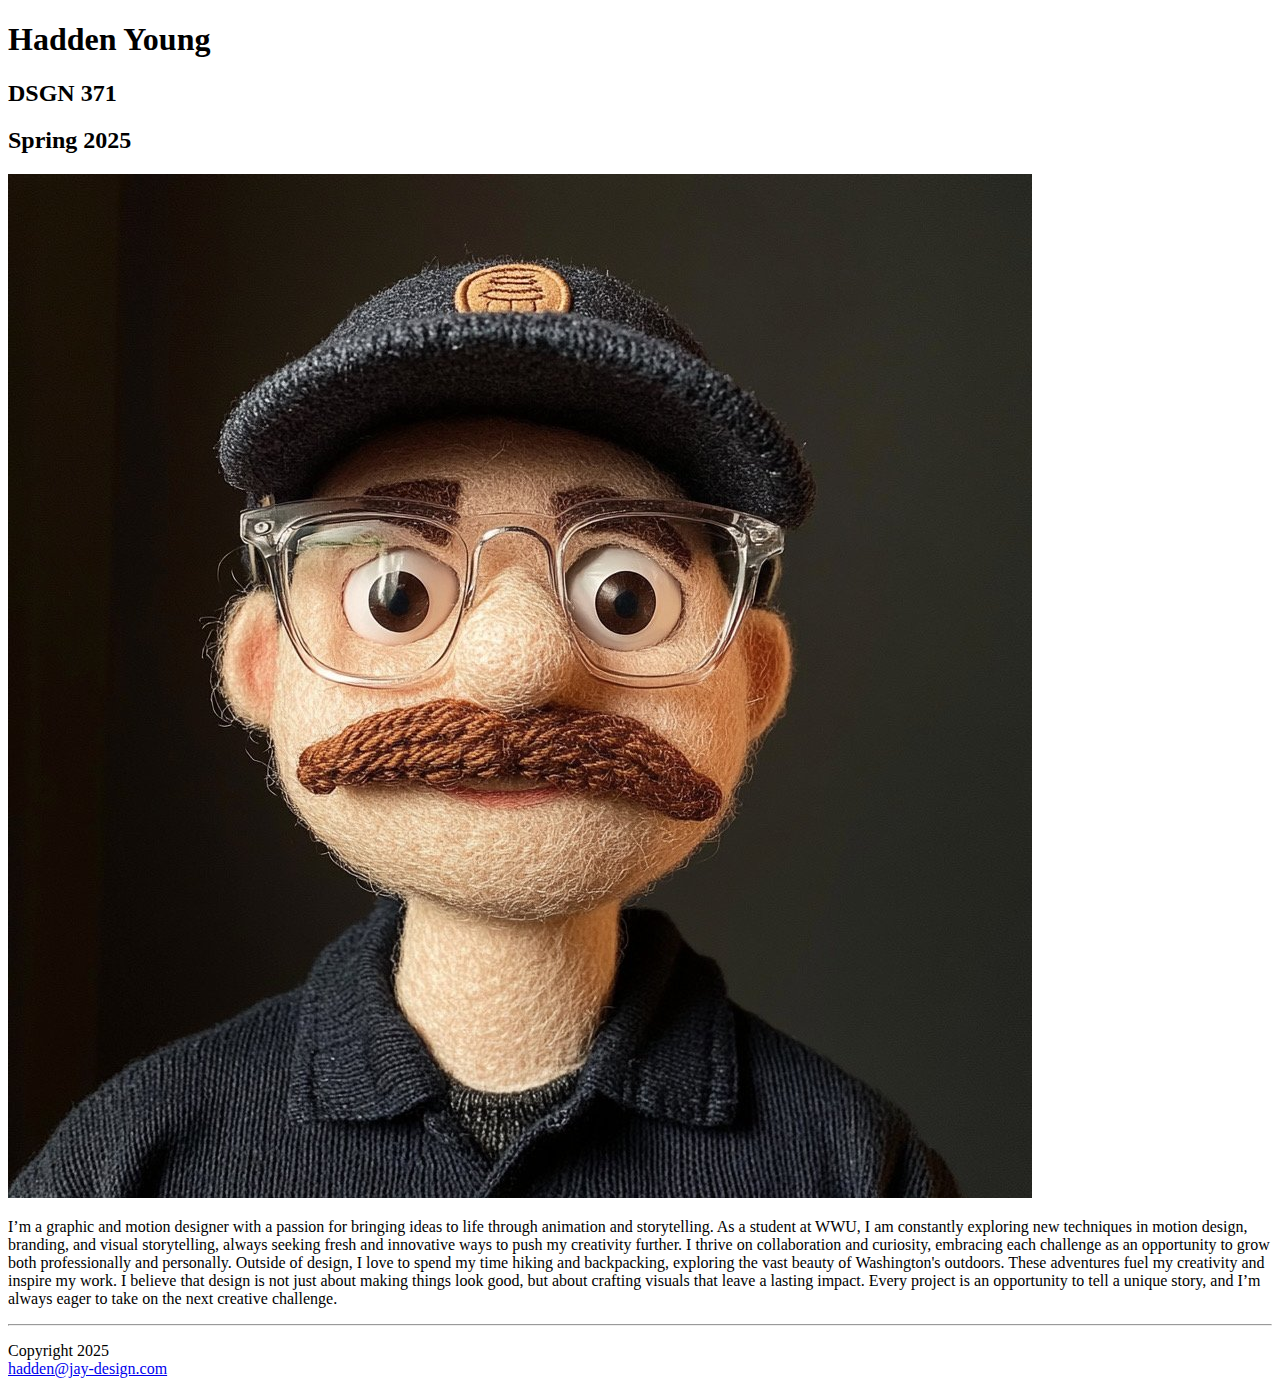
<file: index.html>
<!DOCTYPE html>
<html lang="en">
    <head>
        <meta charset="UTF-8">
        <meta http-equiv="X-UA-Compatible" content="IE=edge">
        <meta name="viewport" content="width=device-width, initial-scale=1.0">
        <title>Hadden Young</title>
    </head>

    <body> 
        <header>
            <h1>Hadden Young</h1>
            <h2>DSGN 371</h2>
            <H2>Spring 2025</H2>

            <nav>
                <ul>
                    <a href=”project-1/index.html”></a> 
                    <a href=”project-1-process/index.html”></a> 
                    <a href=”project-2/index.html”></a> 
                    <a href=”project-2-process/index.html”></a> 
                </ul>    
            <nav>

        <header>

        <article>
            <img src="Images/images-skrimp.jpeg"/>
            
            <p>I’m a graphic and motion designer with a passion for bringing ideas to life through animation and storytelling. As a student at WWU, I am constantly exploring new techniques in motion design, branding, and visual storytelling, always seeking fresh and innovative ways to push my creativity further. I thrive on collaboration and curiosity, embracing each challenge as an opportunity to grow both professionally and personally. Outside of design, I love to spend my time hiking and backpacking, exploring the vast beauty of Washington's outdoors. These adventures fuel my creativity and inspire my work. I believe that design is not just about making things look good, but about crafting visuals that leave a lasting impact. Every project is an opportunity to tell a unique story, and I’m always eager to take on the next creative challenge. 

            </p>
           
        </article>

    </header>
    

           <footer>
                <hr>
                    <p>Copyright 2025 <br>
               
                        <a href="mailto:hadden@jay-design.com">hadden@jay-design.com</a>
                    </p>

            </footer>
            






    </body>
</html>
</file>
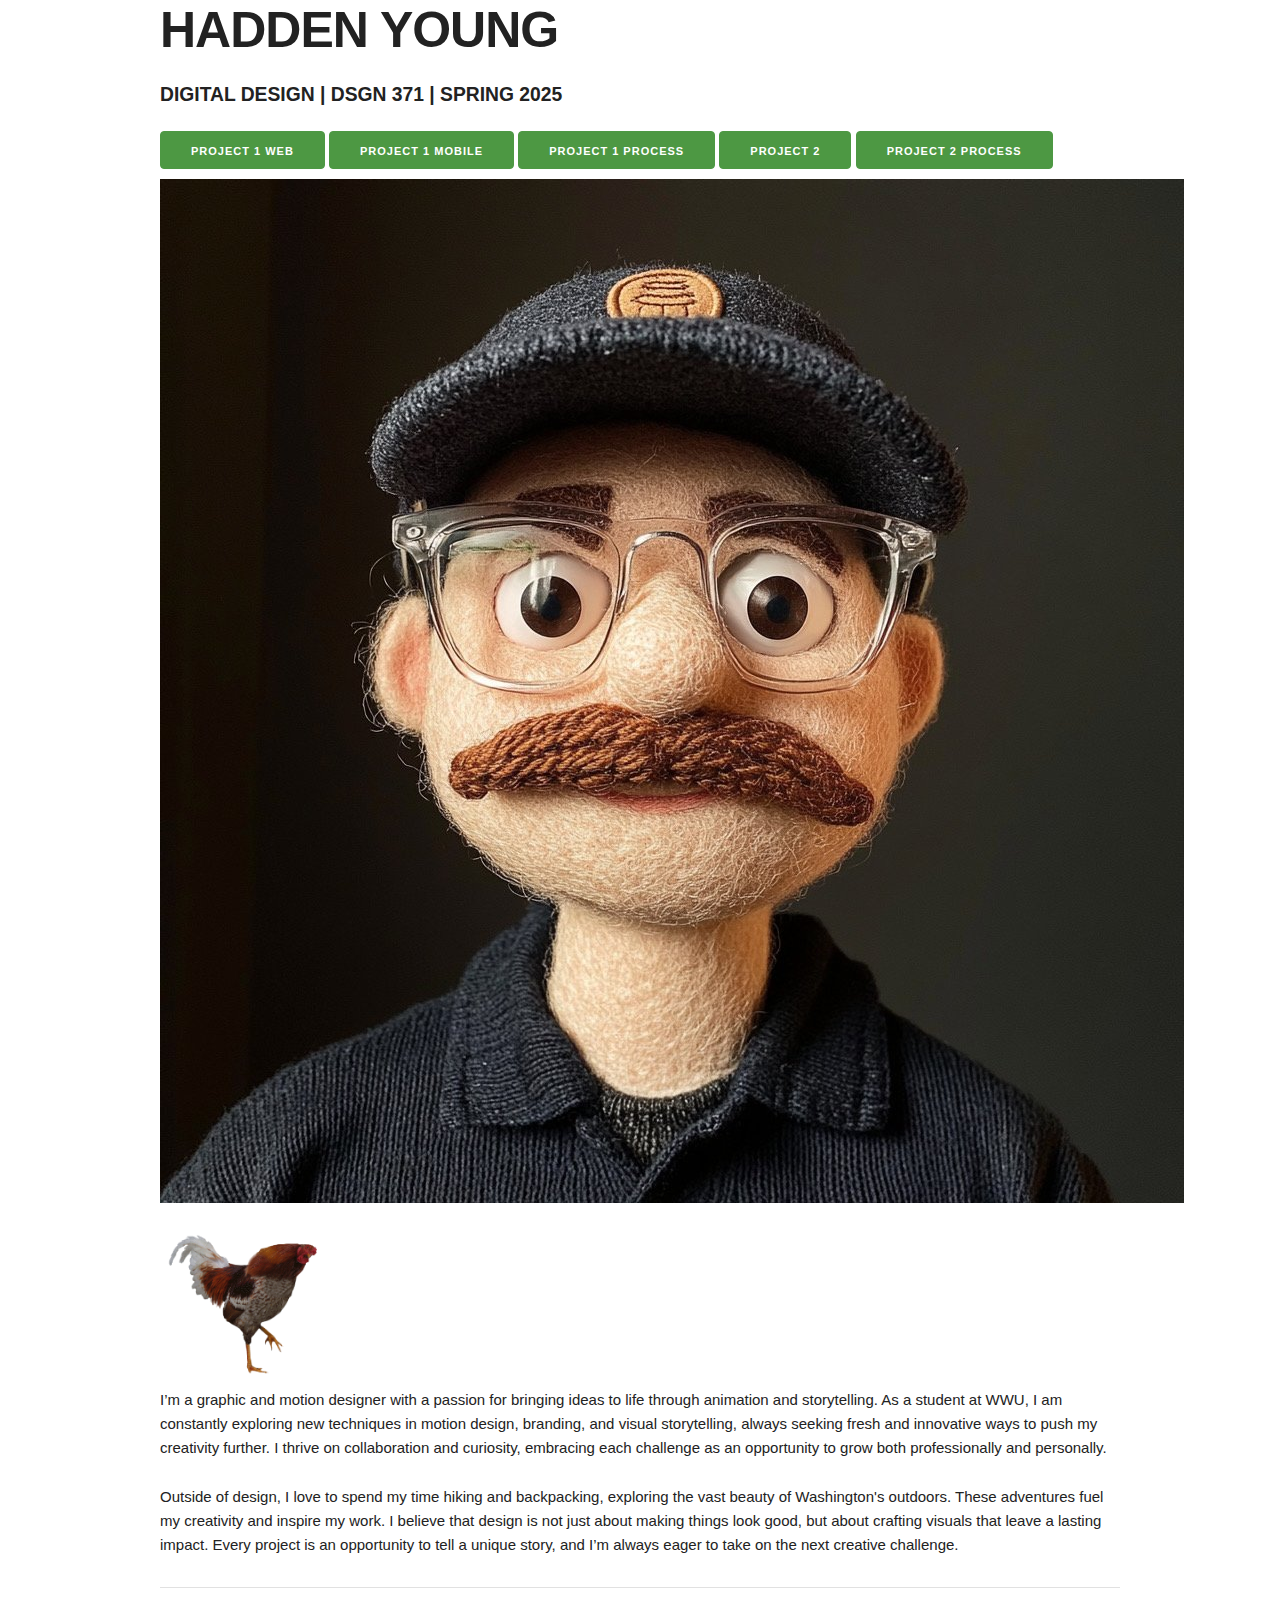
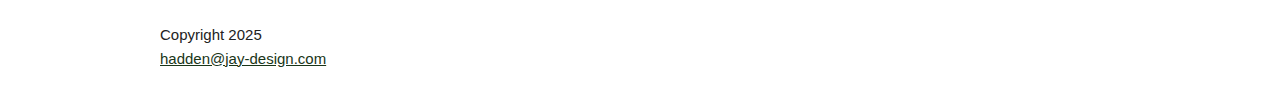
<file: Index.html>
<!DOCTYPE html>
<html lang="en">

<head>
    <meta charset="UTF-8">
    <meta http-equiv="X-UA-Compatible" content="IE=edge">
    <meta name="viewport" content="width=device-width, initial-scale=1.0">
    <title>Hadden Young</title>


    <link href="CSS/normalize.css" type="text/css" rel="stylesheet">
    <link href="CSS/skeleton.css" type="text/css" rel="stylesheet">
    <link href="CSS/exercise_5_styles.css" type="text/css" rel="stylesheet">


    <link rel="preconnect" href="https://fonts.googleapis.com">
    <link rel="preconnect" href="https://fonts.gstatic.com" crossorigin>
    <link href="https://fonts.googleapis.com/css2?family=Roboto:ital,wght@0,100..900;1,100..900&display=swap" rel="stylesheet">
</head>

<body>
<div class="container">

     <header class="row">
            <div class="twelve columns">

                <h1>
                    HADDEN YOUNG
                </h1>

                <h6>
                    DIGITAL DESIGN | DSGN 371 | SPRING 2025
                </h6>
                    
            </div>
    </header>


    <div class="row">
        <nav>
                <a class="button button-primary" href=https://www.figma.com/proto/7Ghj1JuQ3zZVu7sxjYQtWq/Untitled?node-id=66-2318&p=f&t=pb9TneFkEbNR0cGG-1&scaling=min-zoom&content-scaling=fixed&page-id=7%3A317>Project 1 Web</a></li>
                <a class="button button-primary" href=https://www.figma.com/proto/7Ghj1JuQ3zZVu7sxjYQtWq/Untitled?node-id=66-3082&starting-point-node-id=66%3A3082&t=TBYbY4cSIxFoKxMw-1>Project  1 Mobile</a></li>
                <a class="button button-primary" href=https://drive.google.com/file/d/1W7T91u61Ktg9mOhcXg2yvGBA8m8bQ65-/view?usp=sharing>Project 1 Process</a></li>
                <a class="button button-primary" href=”https://haddenyoung.github.io/Project2.html”>Project 2</a></li>
                <a class="button button-primary" href=”project-2-process/index.html”>Project 2 Process</a></li>
        <nav>

     <header>

         <article>


            <img src="Images/images-skrimp.jpeg">


            <img id="ChickenAnimation" src="Images/Chicken.gif" style="width: 20%;">
            
            
                    
             <p>I’m a graphic and motion designer with a passion for bringing ideas to life through animation
                and storytelling. As a student at WWU, I am constantly exploring new techniques in motion
                design, branding, and visual storytelling, always seeking fresh and innovative ways to push 
                my creativity further. I thrive on collaboration and curiosity, embracing each challenge as
                an opportunity to grow both professionally and personally. 
            </p>
            <p>Outside of design, I love to spend my time hiking and backpacking, exploring the vast beauty of Washington's outdoors.
                These adventures fuel my creativity and inspire my work. I believe that design is not just
                about making things look good, but about crafting visuals that leave a lasting impact. Every
                project is an opportunity to tell a unique story, and I’m always eager to take on the next
                creative challenge.
            </p>

         </article>

    </header>


         <footer>
            <hr>
             <p>Copyright 2025 <br>
                <a href="mailto:hadden@jay-design.com">hadden@jay-design.com</a>
             </p>

         </footer>
</body>

</html>
</file>
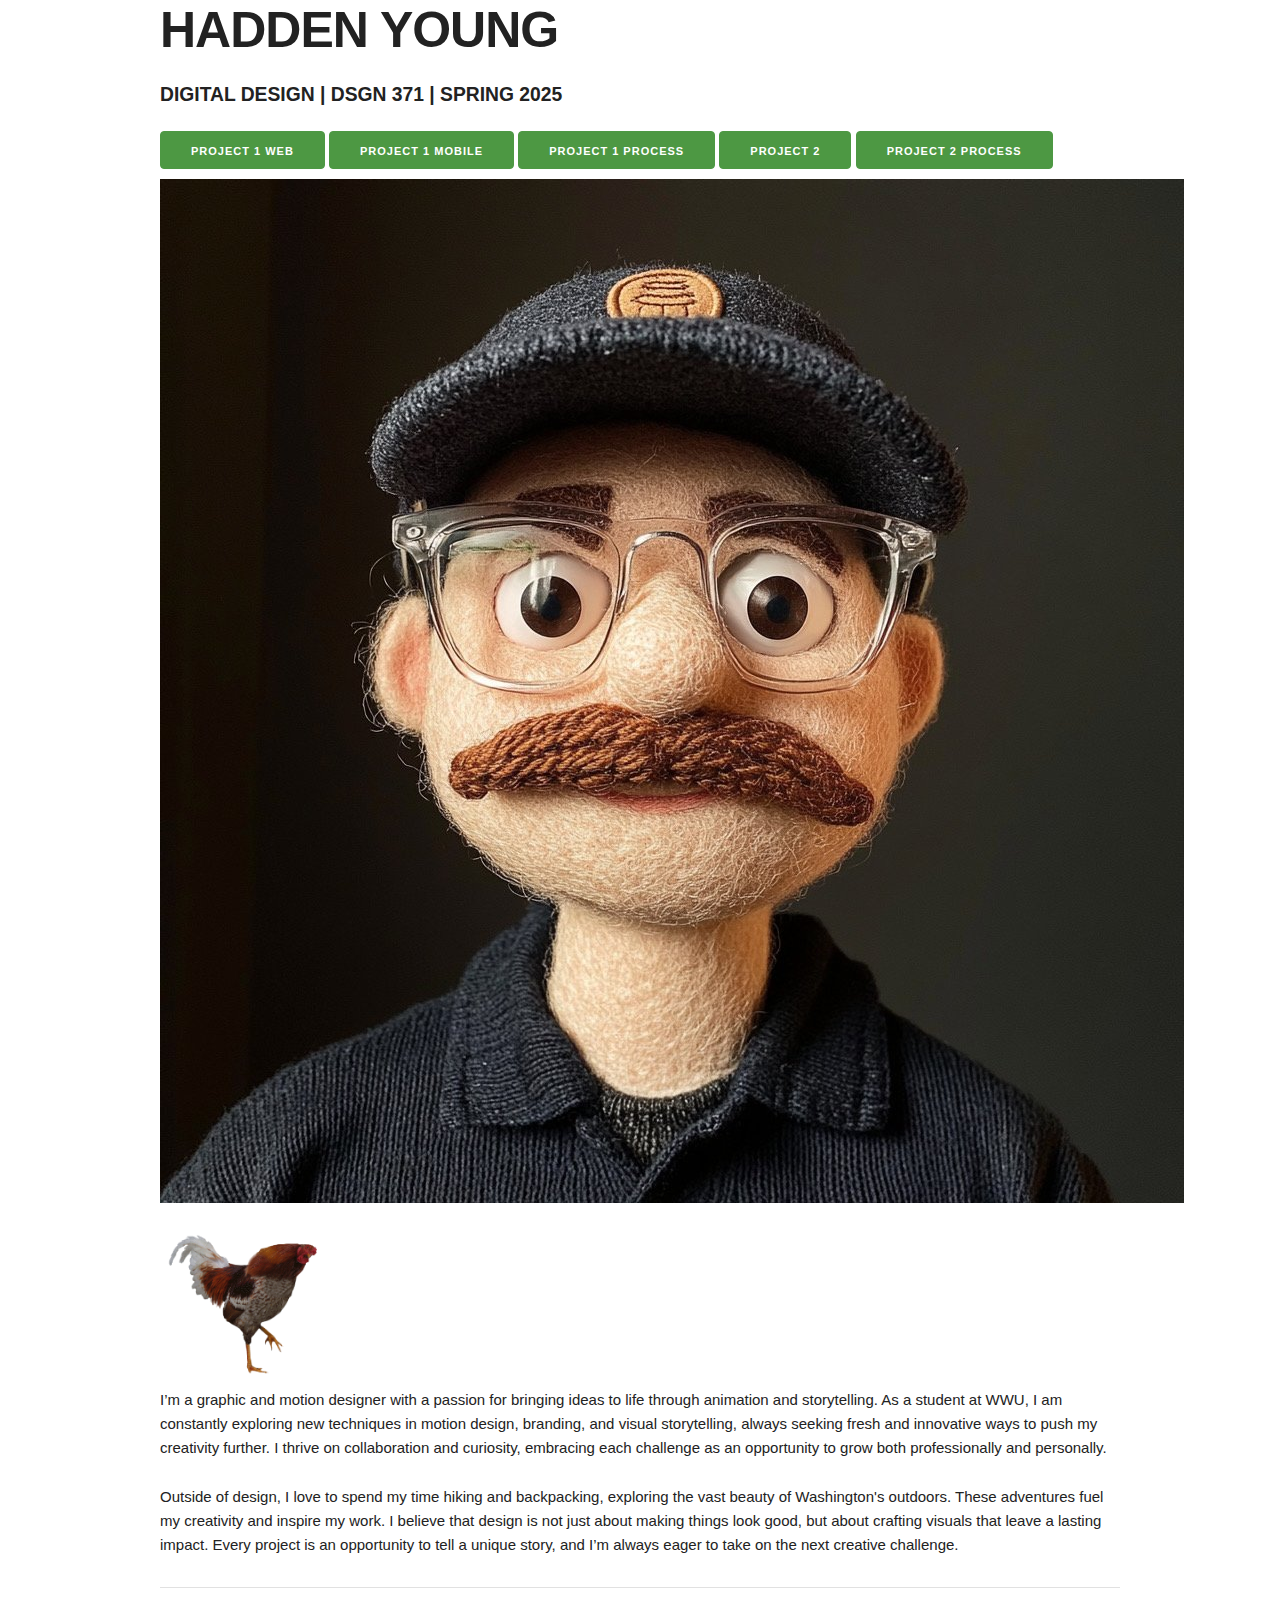
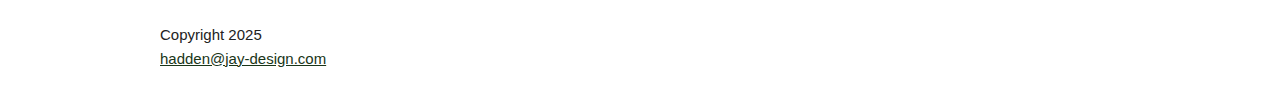
<file: Sandbox-Index.html>
<!DOCTYPE html>
<html lang="en">

<head>
    <meta charset="UTF-8">
    <meta http-equiv="X-UA-Compatible" content="IE=edge">
    <meta name="viewport" content="width=device-width, initial-scale=1.0">
    <title>Hadden Young</title>


    <link href="CSS/normalize.css" type="text/css" rel="stylesheet">
    <link href="CSS/skeleton.css" type="text/css" rel="stylesheet">
    <link href="CSS/exercise_5_styles.css" type="text/css" rel="stylesheet">


    <link rel="preconnect" href="https://fonts.googleapis.com">
    <link rel="preconnect" href="https://fonts.gstatic.com" crossorigin>
    <link href="https://fonts.googleapis.com/css2?family=Roboto:ital,wght@0,100..900;1,100..900&display=swap" rel="stylesheet">
</head>

<body>
<div class="container">

     <header class="row">
            <div class="twelve columns">

                <h1>
                    HADDEN YOUNG
                </h1>

                <h6>
                    DIGITAL DESIGN | DSGN 371 | SPRING 2025
                </h6>
                    
            </div>
    </header>


    <div class="row">
        <nav>
                <a class="button button-primary" href=https://www.figma.com/proto/7Ghj1JuQ3zZVu7sxjYQtWq/Untitled?node-id=66-2318&p=f&t=pb9TneFkEbNR0cGG-1&scaling=min-zoom&content-scaling=fixed&page-id=7%3A317>Project 1 Web</a></li>
                <a class="button button-primary" href=https://www.figma.com/proto/7Ghj1JuQ3zZVu7sxjYQtWq/Untitled?node-id=66-3082&starting-point-node-id=66%3A3082&t=TBYbY4cSIxFoKxMw-1>Project  1 Mobile</a></li>
                <a class="button button-primary" href=https://drive.google.com/file/d/1W7T91u61Ktg9mOhcXg2yvGBA8m8bQ65-/view?usp=sharing>Project 1 Process</a></li>
                <a class="button button-primary" href=”project-2/index.html”>Project 2</a></li>
                <a class="button button-primary" href=”project-2-process/index.html”>Project 2 Process</a></li>
        <nav>

     <header>

         <article>


            <img src="Images/images-skrimp.jpeg">


            <img id="ChickenAnimation" src="Images/Chicken.gif" style="width: 20%;">
            
            
                    
             <p>I’m a graphic and motion designer with a passion for bringing ideas to life through animation
                and storytelling. As a student at WWU, I am constantly exploring new techniques in motion
                design, branding, and visual storytelling, always seeking fresh and innovative ways to push 
                my creativity further. I thrive on collaboration and curiosity, embracing each challenge as
                an opportunity to grow both professionally and personally. 
            </p>
            <p>Outside of design, I love to spend my time hiking and backpacking, exploring the vast beauty of Washington's outdoors.
                These adventures fuel my creativity and inspire my work. I believe that design is not just
                about making things look good, but about crafting visuals that leave a lasting impact. Every
                project is an opportunity to tell a unique story, and I’m always eager to take on the next
                creative challenge.
            </p>

         </article>

    </header>


         <footer>
            <hr>
             <p>Copyright 2025 <br>
                <a href="mailto:hadden@jay-design.com">hadden@jay-design.com</a>
             </p>

         </footer>
</body>

</html>
</file>
<file: CSS/skeleton.css>
/*
* Skeleton V2.0.4
* Copyright 2014, Dave Gamache
* www.getskeleton.com
* Free to use under the MIT license.
* http://www.opensource.org/licenses/mit-license.php
* 12/29/2014
*/


/* Table of contents
––––––––––––––––––––––––––––––––––––––––––––––––––
- Grid
- Base Styles
- Typography
- Links
- Buttons
- Forms
- Lists
- Code
- Tables
- Spacing
- Utilities
- Clearing
- Media Queries
*/


/* Grid
–––––––––––––––––––––––––––––––––––––––––––––––––– */
.container {
  position: relative;
  width: 100%;
  max-width: 960px;
  margin: 0 auto;
  padding: 0 20px;
  box-sizing: border-box; }
.column,
.columns {
  width: 100%;
  float: left;
  box-sizing: border-box; }

/* For devices larger than 400px */
@media (min-width: 400px) {
  .container {
    width: 85%;
    padding: 0; }
}

/* For devices larger than 550px */
@media (min-width: 550px) {
  .container {
    width: 80%; }
  .column,
  .columns {
    margin-left: 4%; }
  .column:first-child,
  .columns:first-child {
    margin-left: 0; }

  .one.column,
  .one.columns                    { width: 4.66666666667%; }
  .two.columns                    { width: 13.3333333333%; }
  .three.columns                  { width: 22%;            }
  .four.columns                   { width: 30.6666666667%; }
  .five.columns                   { width: 39.3333333333%; }
  .six.columns                    { width: 48%;            }
  .seven.columns                  { width: 56.6666666667%; }
  .eight.columns                  { width: 65.3333333333%; }
  .nine.columns                   { width: 74.0%;          }
  .ten.columns                    { width: 82.6666666667%; }
  .eleven.columns                 { width: 91.3333333333%; }
  .twelve.columns                 { width: 100%; margin-left: 0; }

  .one-third.column               { width: 30.6666666667%; }
  .two-thirds.column              { width: 65.3333333333%; }

  .one-half.column                { width: 48%; }

  /* Offsets */
  .offset-by-one.column,
  .offset-by-one.columns          { margin-left: 8.66666666667%; }
  .offset-by-two.column,
  .offset-by-two.columns          { margin-left: 17.3333333333%; }
  .offset-by-three.column,
  .offset-by-three.columns        { margin-left: 26%;            }
  .offset-by-four.column,
  .offset-by-four.columns         { margin-left: 34.6666666667%; }
  .offset-by-five.column,
  .offset-by-five.columns         { margin-left: 43.3333333333%; }
  .offset-by-six.column,
  .offset-by-six.columns          { margin-left: 52%;            }
  .offset-by-seven.column,
  .offset-by-seven.columns        { margin-left: 60.6666666667%; }
  .offset-by-eight.column,
  .offset-by-eight.columns        { margin-left: 69.3333333333%; }
  .offset-by-nine.column,
  .offset-by-nine.columns         { margin-left: 78.0%;          }
  .offset-by-ten.column,
  .offset-by-ten.columns          { margin-left: 86.6666666667%; }
  .offset-by-eleven.column,
  .offset-by-eleven.columns       { margin-left: 95.3333333333%; }

  .offset-by-one-third.column,
  .offset-by-one-third.columns    { margin-left: 34.6666666667%; }
  .offset-by-two-thirds.column,
  .offset-by-two-thirds.columns   { margin-left: 69.3333333333%; }

  .offset-by-one-half.column,
  .offset-by-one-half.columns     { margin-left: 52%; }

}


/* Base Styles
–––––––––––––––––––––––––––––––––––––––––––––––––– */
/* NOTE
html is set to 62.5% so that all the REM measurements throughout Skeleton
are based on 10px sizing. So basically 1.5rem = 15px :) */
html {
  font-size: 62.5%; }
body {
  font-size: 1.5em; /* currently ems cause chrome bug misinterpreting rems on body element */
  line-height: 1.6;
  font-weight: 400;
  font-family: "Raleway", "HelveticaNeue", "Helvetica Neue", Helvetica, Arial, sans-serif;
  color: #222; }


/* Typography
–––––––––––––––––––––––––––––––––––––––––––––––––– */
h1, h2, h3, h4, h5, h6 {
  margin-top: 0;
  margin-bottom: 2rem;
  font-weight: 600; }
h1 { font-size: 32.0rem; line-height: 1.2;  letter-spacing: -.1rem;}
h2 { font-size: 3.6rem; line-height: 1.25; letter-spacing: -.1rem; }
h3 { font-size: 3.0rem; line-height: 1.3;  letter-spacing: -.1rem; }
h4 { font-size: 2.4rem; line-height: 1.35; letter-spacing: -.08rem; }
h5 { font-size: 1.8rem; line-height: 1.5;  letter-spacing: -.05rem; }
h6 { font-size: 3.5rem; line-height: 1.6;  letter-spacing: 0; }

/* Larger than phablet */
@media (min-width: 550px) {
  h1 { font-size: 5.0rem; }
  h2 { font-size: 4.2rem; }
  h3 { font-size: 3.6rem; }
  h4 { font-size: 3.0rem; }
  h5 { font-size: 2.4rem; }
  h6 { font-size: 1.93rem; }
}

p {
  margin-top: 0; }


/* Links
–––––––––––––––––––––––––––––––––––––––––––––––––– */
a {
  color: rgb(25, 53, 24); }
a:hover {
  color: rgb(25, 53, 24); }


/* Buttons
–––––––––––––––––––––––––––––––––––––––––––––––––– */
.button,
button,
input[type="submit"],
input[type="reset"],
input[type="button"] {
  display: inline-block;
  height: 38px;
  padding: 0 30px;
  color: rgb(4, 160, 74);
  text-align: center;
  font-size: 11px;
  font-weight: 600;
  line-height: 38px;
  letter-spacing: .1rem;
  text-transform: uppercase;
  text-decoration: none;
  white-space: nowrap;
  background-color: transparent;
  border-radius: 4px;
  border: 1px solid #bbb;
  cursor: pointer;
  box-sizing: border-box; }
.button:hover,
button:hover,
input[type="submit"]:hover,
input[type="reset"]:hover,
input[type="button"]:hover,
.button:focus,
button:focus,
input[type="submit"]:focus,
input[type="reset"]:focus,
input[type="button"]:focus {
  color: #333;
  border-color: #888;
  outline: 0; }
.button.button-primary,
button.button-primary,
input[type="submit"].button-primary,
input[type="reset"].button-primary,
input[type="button"].button-primary {
  color: #FFF;
  background-color: rgb(77, 152, 67);
  border-color: rgb(77, 152, 67); }
.button.button-primary:hover,
button.button-primary:hover,
input[type="submit"].button-primary:hover,
input[type="reset"].button-primary:hover,
input[type="button"].button-primary:hover,
.button.button-primary:focus,
button.button-primary:focus,
input[type="submit"].button-primary:focus,
input[type="reset"].button-primary:focus,
input[type="button"].button-primary:focus {
  color: #FFF;
  background-color: rgb(7, 85, 40);
  border-color: rgb(7, 85, 40); }


/* Forms
–––––––––––––––––––––––––––––––––––––––––––––––––– */
input[type="email"],
input[type="number"],
input[type="search"],
input[type="text"],
input[type="tel"],
input[type="url"],
input[type="password"],
textarea,
select {
  height: 38px;
  padding: 6px 10px; /* The 6px vertically centers text on FF, ignored by Webkit */
  background-color: #fff;
  border: 1px solid #D1D1D1;
  border-radius: 4px;
  box-shadow: none;
  box-sizing: border-box; }
/* Removes awkward default styles on some inputs for iOS */
input[type="email"],
input[type="number"],
input[type="search"],
input[type="text"],
input[type="tel"],
input[type="url"],
input[type="password"],
textarea {
  -webkit-appearance: none;
     -moz-appearance: none;
          appearance: none; }
textarea {
  min-height: 65px;
  padding-top: 6px;
  padding-bottom: 6px; }
input[type="email"]:focus,
input[type="number"]:focus,
input[type="search"]:focus,
input[type="text"]:focus,
input[type="tel"]:focus,
input[type="url"]:focus,
input[type="password"]:focus,
textarea:focus,
select:focus {
  border: 1px solid #33C3F0;
  outline: 0; }
label,
legend {
  display: block;
  margin-bottom: .5rem;
  font-weight: 600; }
fieldset {
  padding: 0;
  border-width: 0; }
input[type="checkbox"],
input[type="radio"] {
  display: inline; }
label > .label-body {
  display: inline-block;
  margin-left: .5rem;
  font-weight: normal; }


/* Lists
–––––––––––––––––––––––––––––––––––––––––––––––––– */
ul {
  list-style: circle inside; }
ol {
  list-style: decimal inside; }
ol, ul {
  padding-left: 0;
  margin-top: 0; }
ul ul,
ul ol,
ol ol,
ol ul {
  margin: 1.5rem 0 1.5rem 3rem;
  font-size: 90%; }
li {
  margin-bottom: 1rem; }


/* Code
–––––––––––––––––––––––––––––––––––––––––––––––––– */
code {
  padding: .2rem .5rem;
  margin: 0 .2rem;
  font-size: 90%;
  white-space: nowrap;
  background: #F1F1F1;
  border: 1px solid #E1E1E1;
  border-radius: 4px; }
pre > code {
  display: block;
  padding: 1rem 1.5rem;
  white-space: pre; }


/* Tables
–––––––––––––––––––––––––––––––––––––––––––––––––– */
th,
td {
  padding: 12px 15px;
  text-align: left;
  border-bottom: 1px solid #E1E1E1; }
th:first-child,
td:first-child {
  padding-left: 0; }
th:last-child,
td:last-child {
  padding-right: 0; }


/* Spacing
–––––––––––––––––––––––––––––––––––––––––––––––––– */
button,
.button {
  margin-bottom: 1rem; }
input,
textarea,
select,
fieldset {
  margin-bottom: 1.5rem; }
pre,
blockquote,
dl,
figure,
table,
p,
ul,
ol,
form {
  margin-bottom: 2.5rem; }


/* Utilities
–––––––––––––––––––––––––––––––––––––––––––––––––– */
.u-full-width {
  width: 100%;
  box-sizing: border-box; }
.u-max-full-width {
  max-width: 100%;
  box-sizing: border-box; }
.u-pull-right {
  float: right; }
.u-pull-left {
  float: left; }


/* Misc
–––––––––––––––––––––––––––––––––––––––––––––––––– */
hr {
  margin-top: 3rem;
  margin-bottom: 3.5rem;
  border-width: 0;
  border-top: 1px solid #E1E1E1; }


/* Clearing
–––––––––––––––––––––––––––––––––––––––––––––––––– */

/* Self Clearing Goodness */
.container:after,
.row:after,
.u-cf {
  content: "";
  display: table;
  clear: both; }


/* Media Queries
–––––––––––––––––––––––––––––––––––––––––––––––––– */
/*
Note: The best way to structure the use of media queries is to create the queries
near the relevant code. For example, if you wanted to change the styles for buttons
on small devices, paste the mobile query code up in the buttons section and style it
there.
*/


/* Larger than mobile */
@media (min-width: 400px) {}

/* Larger than phablet (also point when grid becomes active) */
@media (min-width: 550px) {}

/* Larger than tablet */
@media (min-width: 750px) {}

/* Larger than desktop */
@media (min-width: 1000px) {}

/* Larger than Desktop HD */
@media (min-width: 1200px) {}
</file>
<file: CSS/exercise_5_styles.css>
img#ChickenAnimation{
    position: relative;
    animation-name: ChickenAnimation;
    animation-duration: 3s;
    animation-direction: alternate;
    animation-iteration-count: infinite;
}




@keyframes ChickenAnimation {

 from {left: 0px;}
 to {left: 900px;}
}

img#ChickenAnimation{
    transition-duration: 2s;
    transition: 0.3s ease-in-out;
}

img#ChickenAnimation:hover{

    transform: scale(6);
}
</file>
